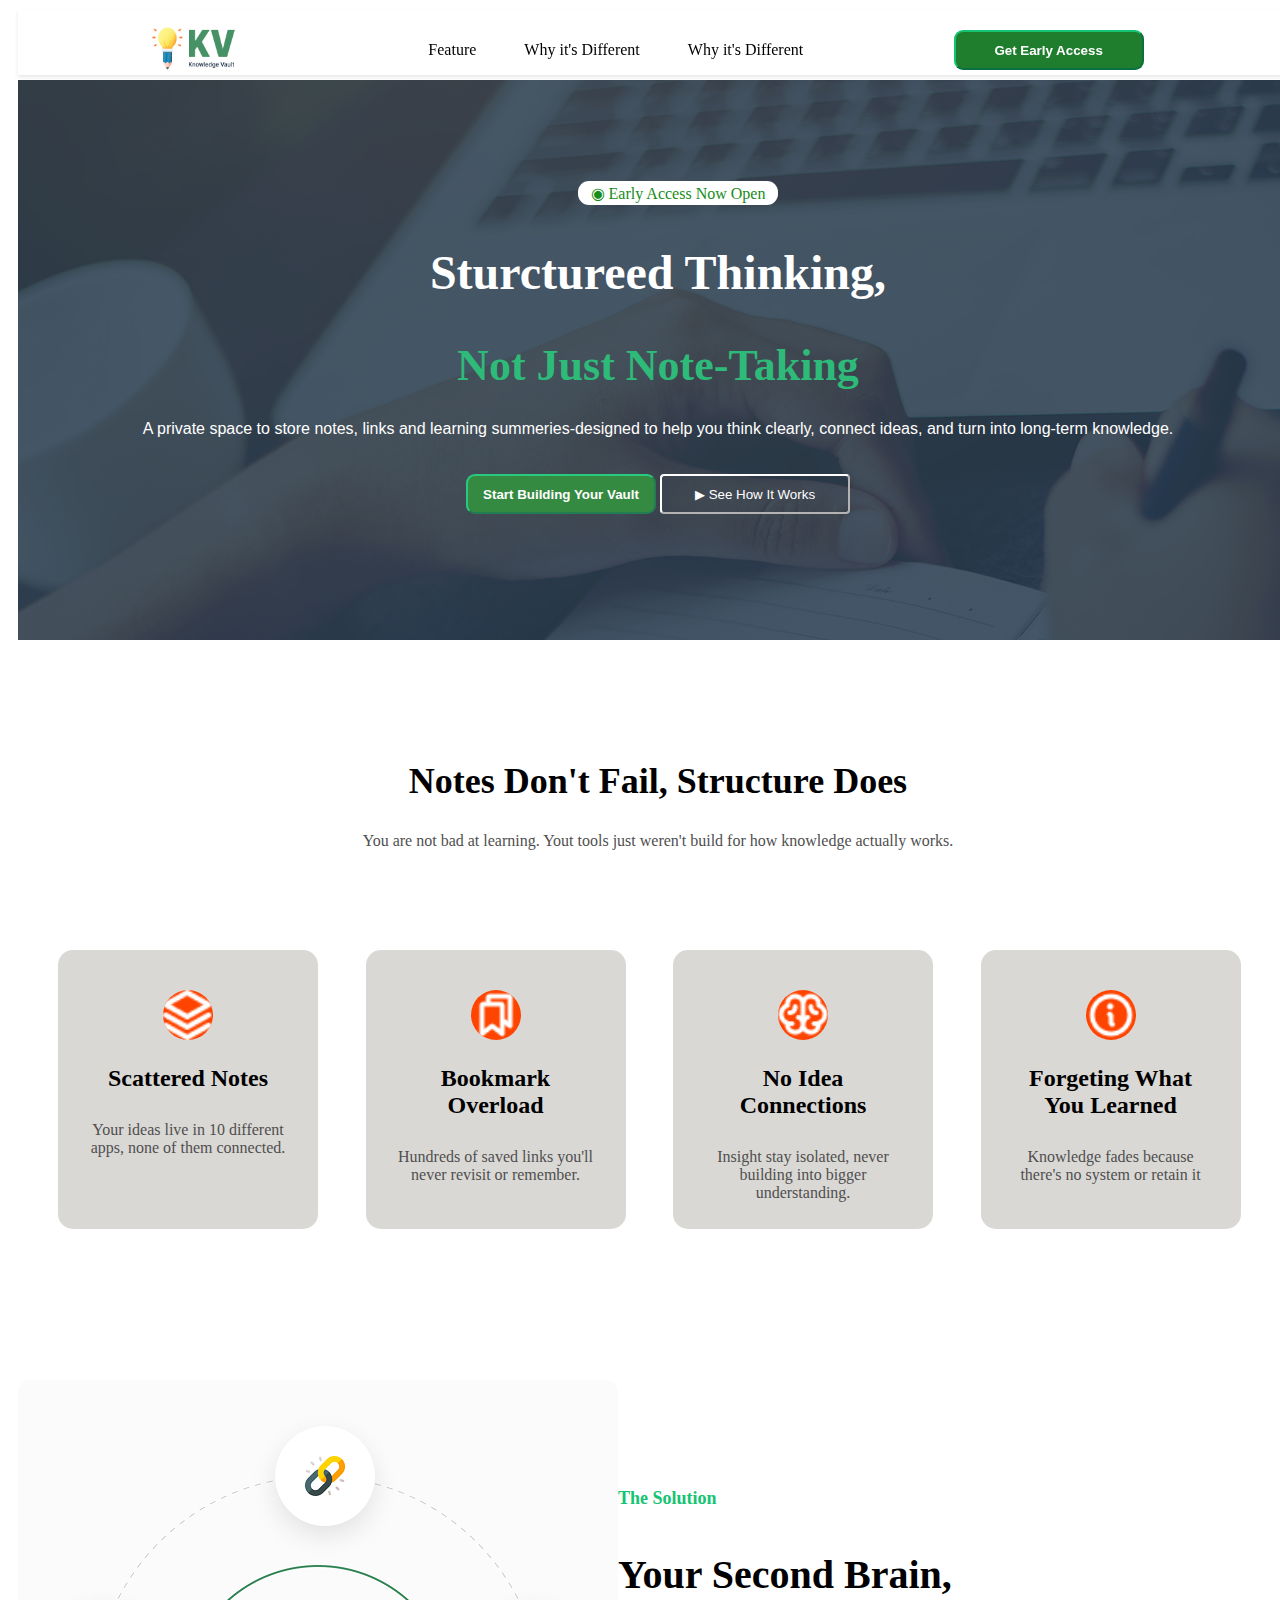
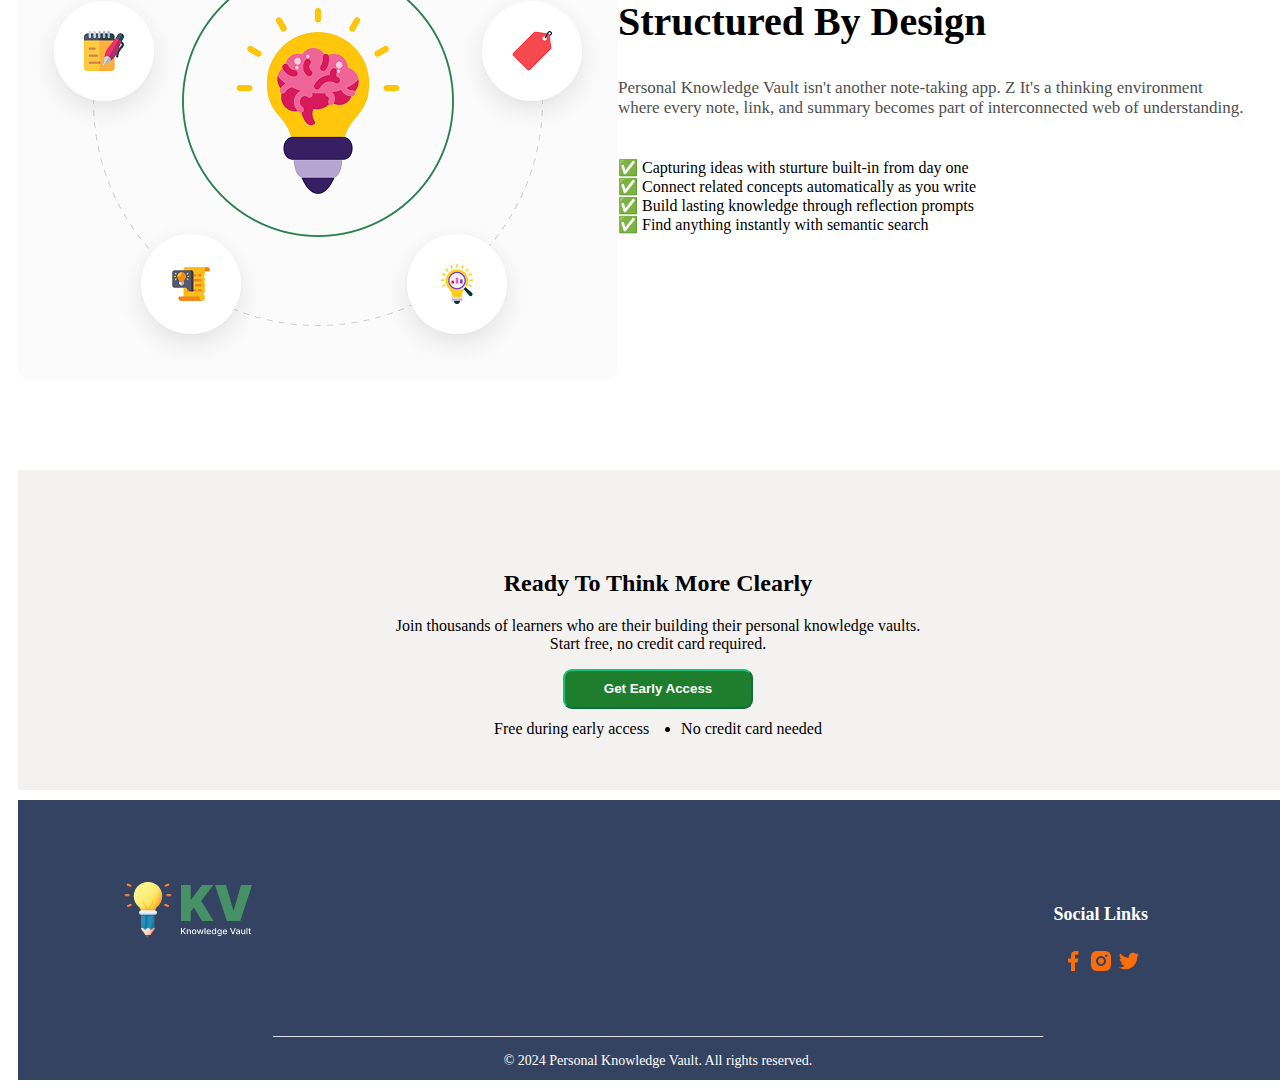
<file: index.html>
<!DOCTYPE html>
<html lang="en">
  <head>
    <meta charset="UTF-8" />
    <meta name="viewport" content="width=device-width, initial-scale=1.0" />
    <title>Assignment 01</title>
    <link rel="stylesheet" href="/style.css" />
  </head>
  <body>
    <header>
      <nav id="nav" class="nv">
        <div class="logo">
          <img src="/assets/logo-navbar.png" alt="Logo" />
        </div>

        <ul class="ref3">
          <li><a href="">Feature</a></li>
          <li><a href="">Why it's Different</a></li>
          <li><a href="">Why it's Different</a></li>
        </ul>

        <div>
          <button class="btn">Get Early Access</button>
        </div>
        <div></div>
      </nav>
    </header>
    <section id="bnr">
      <div class="fline"><h4>◉ Early Access Now Open</h4></div>
      <div class="heading">
        <h2>Sturctureed Thinking,</h2>
        <h1>Not Just Note-Taking</h1>
        <p>
          A private space to store notes, links and learning summeries-designed
          to help you think clearly, connect ideas, and turn into long-term
          knowledge.
        </p>
      </div>
      <div class="buttons">
        <button class="btn">Start Building Your Vault</button>
        <button class="btnn">▶ See How It Works</button>
      </div>
    </section>
    <section id="notes">
      <h2>Notes Don't Fail, Structure Does</h2>
      <p>
        You are not bad at learning. Yout tools just weren't build for how
        knowledge actually works.
      </p>
      <section id="box">
        <div class="card">
          <img src="/assets/Vector.png" alt="" />
          <h3>Scattered Notes</h3>
          <p>Your ideas live in 10 different apps, none of them connected.</p>
        </div>
        <div class="card">
          <img src="/assets/Bookmarks.png" alt="" />
          <h3>Bookmark Overload</h3>
          <p>Hundreds of saved links you'll never revisit or remember.</p>
        </div>
        <div class="card">
          <img src="/assets/Brain.png" alt="" />
          <h3>No Idea Connections</h3>
          <p>
            Insight stay isolated, never building into bigger understanding.
          </p>
        </div>
        <div class="card">
          <img src="/assets/Info.png" alt="" />
          <h3>Forgeting What You Learned</h3>
          <p>Knowledge fades because there's no system or retain it</p>
        </div>
      </section>
    </section>
    <section id="sol">
      <div class="ig">
        <img src="/assets/knowledge.png" alt="" />
      </div>
      <div class="tx">
        <h6>The Solution</h6>
        <h2>Your Second Brain,<br />Structured By Design</h2>
        <p>
          Personal Knowledge Vault isn't another note-taking app. Z It's a
          thinking environment <br />where every note, link, and summary becomes
          part of interconnected web of understanding.
        </p>
        <ul class="ulll">
          <li>✅ Capturing ideas with sturture built-in from day one</li>
          <li>✅ Connect related concepts automatically as you write</li>
          <li>✅ Build lasting knowledge through reflection prompts</li>
          <li>✅ Find anything instantly with semantic search</li>
        </ul>
      </div>
    </section>
    <section id="sl">
      <h2>Ready To Think More Clearly</h2>
      <p>
        Join thousands of learners who are their building their personal
        knowledge vaults. <br />Start free, no credit card required.
      </p>
      <button class="btn">Get Early Access</button>
      <div class="alada">
        <li class="thisone">Free during early access</li>
        <li>No credit card needed</li>
      </div>
    </section>
    <footer id="last">
      <section class="ls">
        <div>
          <img src="/assets/logo-footer.png" alt="Logo" />
        </div>
        <div id="sslink">
          <h4>Social Links</h4>
          <div class="icons">
            <a href=""><img src="/icons/facebook.png" alt="" /></a>
            <a href=""><img src="/icons/insta.png" alt="" /></a>
            <a href=""><img src="/icons/twitter.png" alt="" /></a>
          </div>
        </div>
        <!-- <div>li*5</div> -->
        <!-- <div class="swim">.box*5</div> -->
      </section>
      <br /><br />
      <p>
        ______________________________________________________________________________________________________________
      </p>
      <p>© 2024 Personal Knowledge Vault. All rights reserved.</p>
    </footer>
  </body>
</html>
</file>
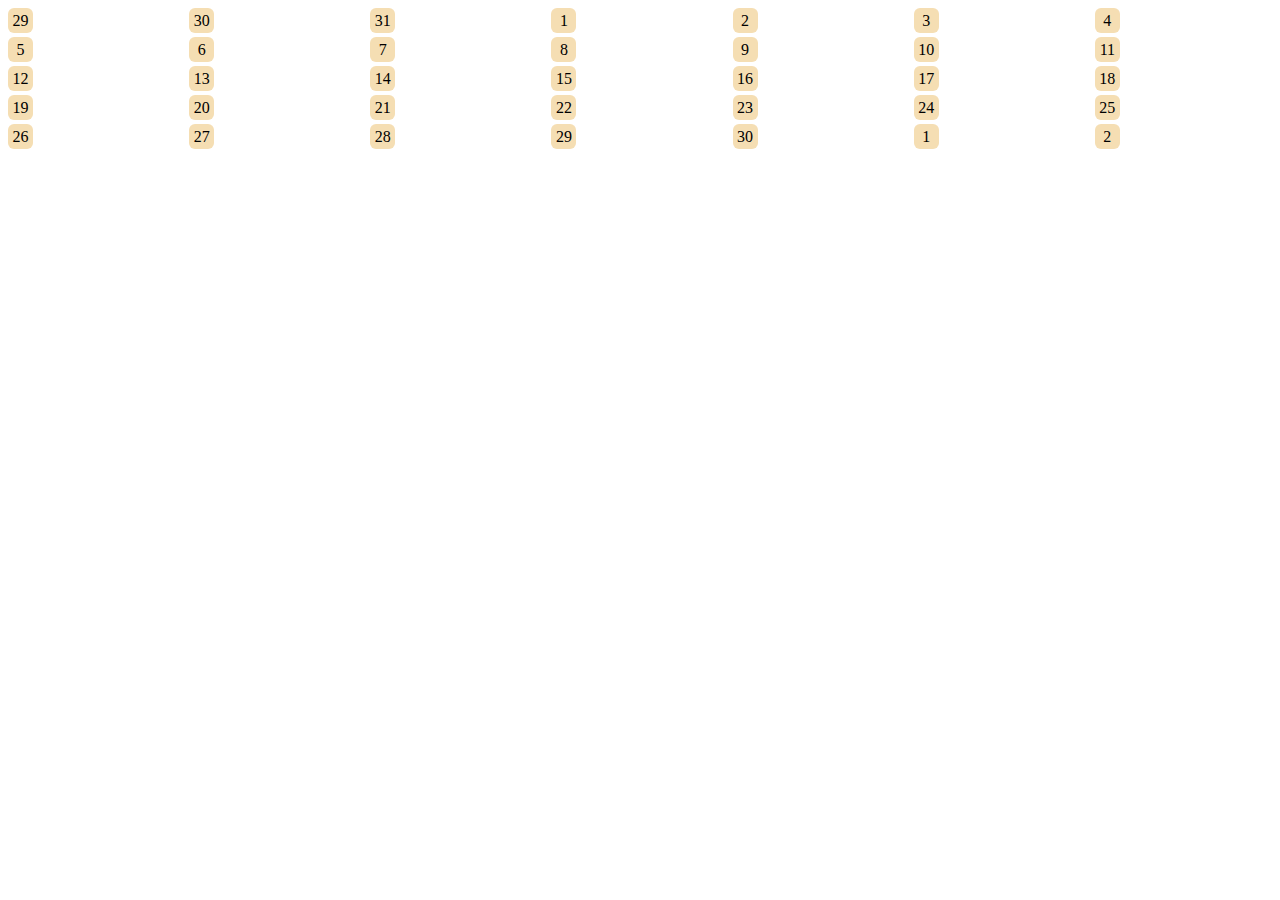
<file: prac.html>
<!DOCTYPE html>
<html lang="en">
  <head>
    <meta charset="UTF-8" />
    <meta name="viewport" content="width=device-width, initial-scale=1.0" />
    <title>Calender</title>
    <style>
      .calender {
        display: grid;
        grid-template-columns: repeat(7, 1fr);
        /* border: solid wheat; */
        gap: 4px;
        align-items: center;
      }
      .date {
        display: grid;
        /* border: solid rgb(198, 162, 162); */
        background: wheat;
        height: 25px;
        width: 25px;
        border-radius: 6px;
        display: flex;
        justify-content: center;
        align-items: center;
      }
    </style>
  </head>
  <body>
    <!-- <input type="text" required /> -->
    <!-- div -->
    <div class="calender">
      <div class="date">29</div>
      <div class="date">30</div>
      <div class="date">31</div>
      <div class="date">1</div>
      <div class="date">2</div>
      <div class="date">3</div>
      <div class="date">4</div>
      <div class="date">5</div>
      <div class="date">6</div>
      <div class="date">7</div>
      <div class="date">8</div>
      <div class="date">9</div>
      <div class="date">10</div>
      <div class="date">11</div>
      <div class="date">12</div>
      <div class="date">13</div>
      <div class="date">14</div>
      <div class="date">15</div>
      <div class="date">16</div>
      <div class="date">17</div>
      <div class="date">18</div>
      <div class="date">19</div>
      <div class="date">20</div>
      <div class="date">21</div>
      <div class="date">22</div>
      <div class="date">23</div>
      <div class="date">24</div>
      <div class="date">25</div>
      <div class="date">26</div>
      <div class="date">27</div>
      <div class="date">28</div>
      <div class="date">29</div>
      <div class="date">30</div>
      <div class="date">1</div>
      <div class="date">2</div>
    </div>
    <!-- .container>.food*5>img[src="assets/git.png"]+h1{food item -$}+p{Price:
    \$$00}+p>lorem29 -->
    <!-- .container>.food*5>h1{food item -$}+p{Price: \$$00}+p>lorem29 -->
    <!-- .container>.food*5>h1{food item -$} -->
  </body>
</html>
</file>
<file: style.css>
#nav {
  background: #ffffff;
  width: 1146px;
  margin: 10px;
  height: 50px;
  padding: 15px 0px 0px 130px;
  display: flex;
  justify-content: space-between;
  align-items: center;
  /* border: solid red; */
  /* position: fixed; */
  /* top: 0px; */
}
.nv {
  position: fixed;
  top: 0px;
  width: 1146px;
  z-index: 1;
  background: white;
  box-shadow: 0 2px 4px rgba(0, 0, 0, 0.1);
}

#nav .logo img {
  width: 90px;
  height: 45px;
}
#nav .ref3 {
  list-style: none;
  display: flex;
  gap: 3rem;
}
#nav .ref3 a {
  font-weight: semibold;
  text-decoration: none;
  color: rgb(0, 0, 0);
}
/* Universal Button Style */
.btn {
  font-family: "Segoe UI", Tahoma, Geneva, Verdana, sans-serif;
  background: #1f7e2d;
  color: white;
  font-weight: bold;
  width: 190px;
  height: 40px;
  border-radius: 9px;
  border-color: #14c472;
  cursor: pointer;
}
.btn:hover {
  background: white;
  color: #14c472;
  border-color: #14c472;
}
.btnn {
  margin-top: 20px;
  width: 190px;
  height: 40px;
  border-radius: 4px;
  cursor: pointer;
  background: none;
  color: white;
  border-color: white;
}
.btnn:hover {
  background: rgb(0, 0, 0);
  color: #14c472;
  border-color: #14c472;
}
/* NavBar Complete........... */

#bnr {
  background-image: url(/assets/hero-bg.png);
  opacity: 0.9;
  width: 1280px;
  height: 560px;
  margin: 80px 10px 10px 10px;
  padding-top: 80px;
  /* padding-bottom: 40px; */
  text-align: center;
  /* border: solid red; */
  box-sizing: border-box;
  align-items: center;
}

#bnr .heading h2 {
  font-size: 48px;
  font-weight: bold;
  color: #ffffff;
}

#bnr .heading h1 {
  font-size: 44px;
  font-weight: bold;
  color: #18b36a;
}

#bnr p {
  color: white;
  font-family: "Segoe UI", Tahoma, Geneva, Verdana, sans-serif;
}

#bnr .fline {
  background: white;
  width: 200px;
  height: 24px;
  border-radius: 11px;
  margin-left: 560px;

  font-weight: lighter;
  /* color: white; */
}
#bnr .fline h4 {
  color: green;
  font-weight: lighter;
  align-items: center;
  padding-top: 3px;
}
/* Banner done */
#notes {
  /* background: blue; */
  width: 1280px;
  height: 560px;
  margin: 10px;
  padding-top: 80px;
  /* border: solid red; */
}
#notes h2 {
  font-size: 36px;
  font-weight: bold;
  color: #000000;
  text-align: center;
}
#notes p {
  font-size: 16px;
  color: #4f4f4f;
  text-align: center;
  margin-top: 10px;
  margin-bottom: 40px;
}

#box {
  display: grid;
  grid-template-columns: repeat(auto-fit, minmax(250px, 1fr));
  gap: 30px;
  padding: 60px 40px;
  align-items: center;
}

#box .card {
  background: rgb(218, 216, 213);
  padding: 40px 30px;
  border-radius: 15px;
  align-items: center;
  width: 200px;
  height: 199px;
  justify-content: space-between;
}
#box .card img {
  display: flex;
  justify-content: center;
  align-items: center;
  background: rgb(255, 68, 0);
  margin: 0 auto;
  width: 50px;
  height: 50px;
  border-radius: 30px;
}
#box .card h3 {
  font-size: 24px;
  text-align: center;
  font-weight: 600px;
  font-weight: semibold;
  padding: 5px;
  color: #000000;
  margin-top: 20px;
}

#box .card p {
  font-size: 16px;
  text-align: center;
  color: #4f4f4f;
}
/* sec notes done  */
#sol {
  display: flex;
  /* border: solid red; */
  width: 1280px;
  height: 760px;
  margin: 10px;
  padding-top: 80px;
  box-sizing: border-box;
}

#sol .tx {
  /* padding-left: 10px; */
  padding-top: 66px;
}
#sol .tx h6 {
  color: #14c472;
  font-style: capitalize;
  font-size: 18px;
}
#sol .tx h2 {
  font-size: 40px;
  font-weight: bold;
  color: #000000;
  margin-top: 10px;
}
#sol .tx p {
  font-size: 17px;
  color: #4f4f4f;
  margin-top: 22px;
  margin-bottom: 40px;
}

#sol .tx .ulll {
  list-style: none;
  padding-left: 0;
}

/* Solution sec done  */
#sl {
  background: #f4f1f1;
  /* border: solid red; */
  width: 1280px;
  height: 240px;
  margin: 10px;
  padding-top: 80px;
  text-align: center;
}

#sl .alada {
  display: flex;
  text-align: center;
  gap: 2rem;
  justify-content: center;
  padding-top: 11px;
}
#sl .alada .thisone {
  list-style: none;
}
/* sl complete */
#last {
  background: #344361;
  width: 1280px;
  height: 200px;
  margin: 10px;
  padding-top: 80px;
  text-align: center;
}
#last .ls {
  display: flex;
  justify-content: space-between;
  padding: 0px 150px 0px 100px;
}

#last .ls h4 {
  color: white;
  font-size: 18px;
  font-weight: bold;
}

.links {
  display: flex;
  gap: 2rem;
}
.links img {
  width: 3px;
  height: 3px;
}

#last p {
  color: white;
  font-size: 14px;
  margin-top: 10px;
}
#sslink {
  display: flex;
  flex-direction: column;
}
</file>
